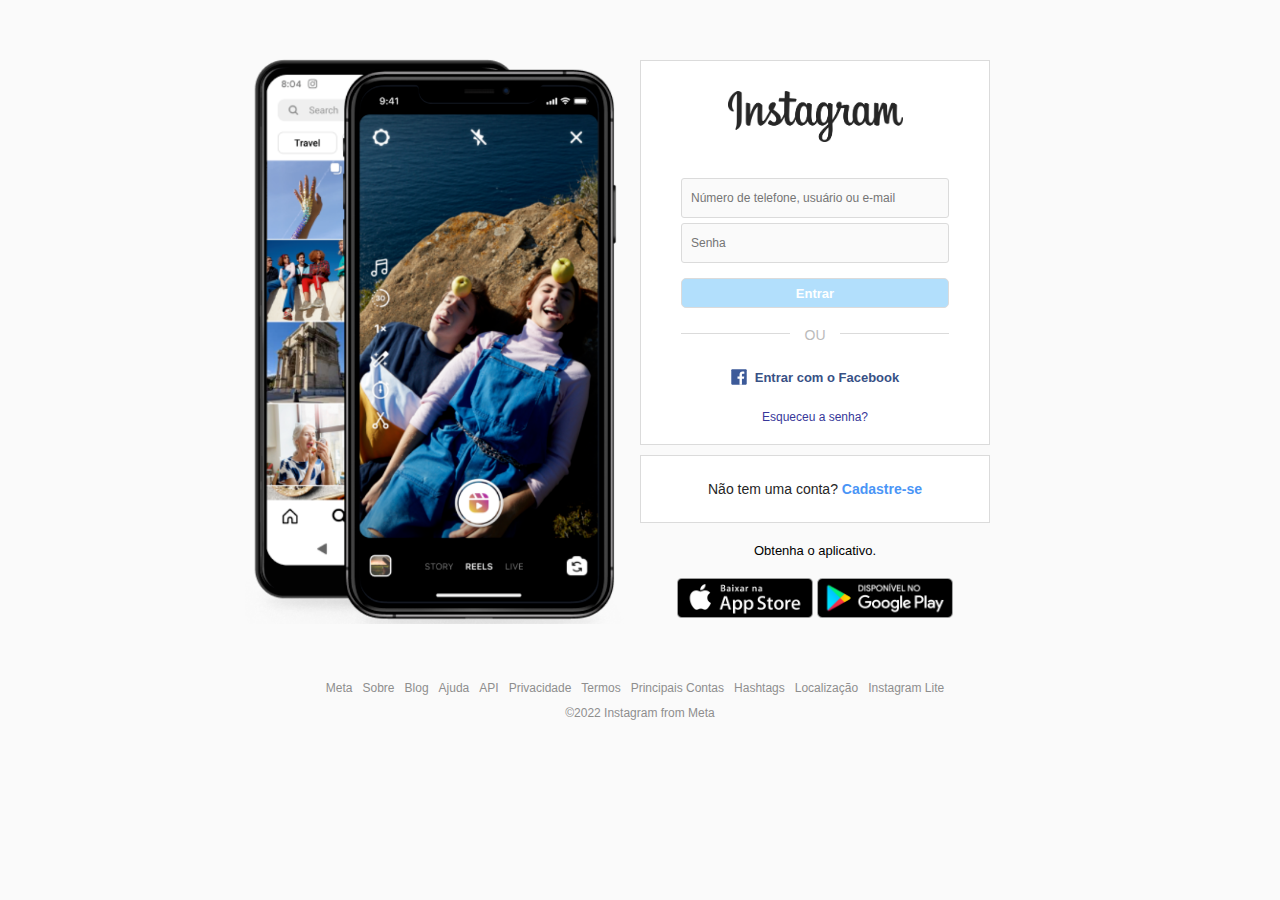
<file: HTML E CSS/10_CLONE_HOME_INSTA/index.html>
<!DOCTYPE html>
<html lang="en">
  <head>
    <meta charset="UTF-8" />
    <meta http-equiv="X-UA-Compatible" content="IE=edge" />
    <meta name="viewport" content="width=device-width, initial-scale=1.0" />
    <title>Instagram</title>
    <link rel="stylesheet" href="css/styles.css" />
    <link rel="shortcut icon" href="img/favicon.png" type="image/x-icon" />
  </head>
  <body>
    <main>
      <div id="main-container">
        <!-- Banner Container -->
        <div id="banner-container">
          <img src="img/banner2.png" alt="Crie uma conta no Instagram" />
        </div>
        <!-- Login e Registro -->
        <div id="form-container">
          <div id="form-box">
            <img id="logo-insta" src="img/logo_instagram.png" alt="Instagram" />
            <form id="login-form">
              <input
                type="text"
                name="username"
                placeholder="Número de telefone, usuário ou e-mail"
              />
              <input type="password" name="password" placeholder="Senha" />
              <input type="submit" value="Entrar" />
            </form>
            <div class="separator">
              <div class="line"></div>
              <span>Ou</span>
            </div>
            <div id="other-links">
              <div id="facebook-login">
                <a href="#">
                  <img src="img/logo_facebook.svg" alt="Facebook Login" />
                  <span>Entrar com o Facebook</span>
                </a>
              </div>
              <div id="forgot-pass">
                <a href="#">Esqueceu a senha?</a>
              </div>
            </div>
          </div>
          <div id="register-container">
            <p>Não tem uma conta? <a href="#">Cadastre-se</a></p>
          </div>
          <div id="get-app-container">
            <p>Obtenha o aplicativo.</p>
            <a href="#">
              <img src="img/apple_btn.png" alt="Apple Store" />
            </a>
            <a href="#">
              <img src="img/gplay_btn.png" alt="Google Play" />
            </a>
          </div>
        </div>
      </div>
    </main>
    <footer>
      <nav>
        <ul id="footer-links">
          <li><a href="#">Meta</a></li>
          <li><a href="#">Sobre</a></li>
          <li><a href="#">Blog</a></li>
          <li><a href="#">Ajuda</a></li>
          <li><a href="#">API</a></li>
          <li><a href="#">Privacidade</a></li>
          <li><a href="#">Termos</a></li>
          <li><a href="#">Principais Contas</a></li>
          <li><a href="#">Hashtags</a></li>
          <li><a href="#">Localização</a></li>
          <li><a href="#">Instagram Lite</a></li>
        </ul>
      </nav>
      <p id="copyright">&copy;2022 Instagram from Meta</p>
    </footer>
  </body>
</html>
</file>
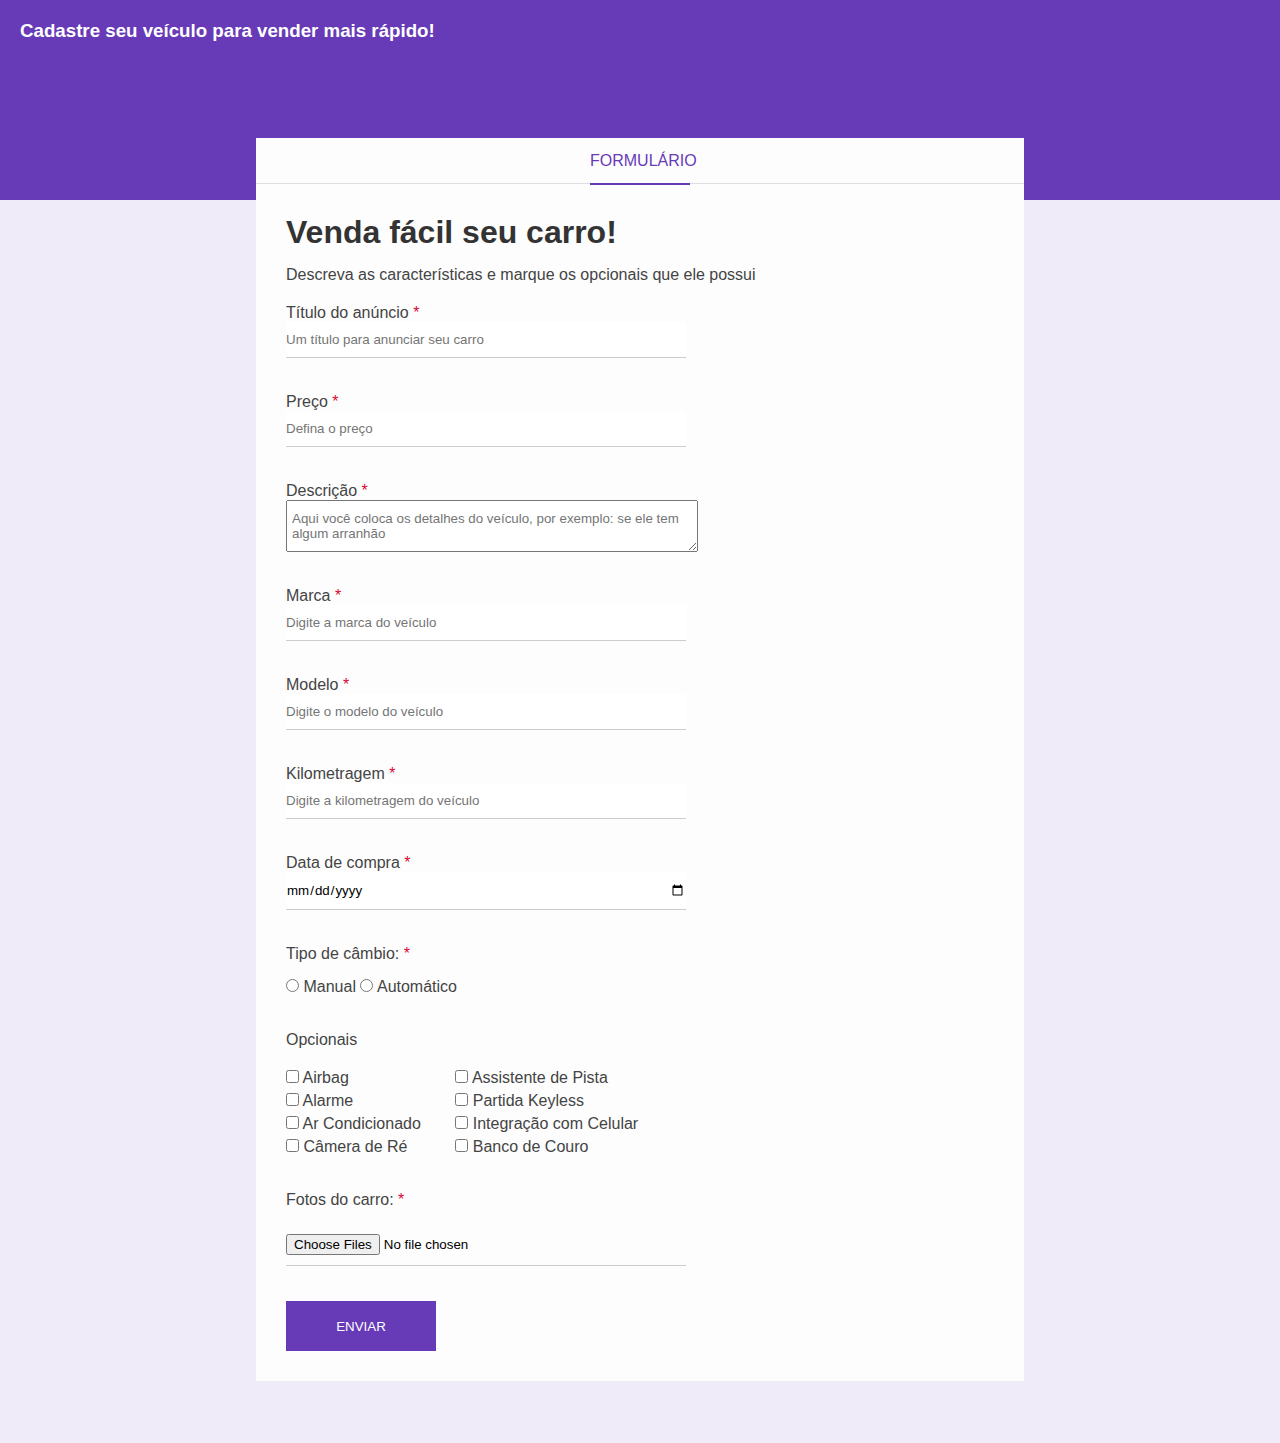
<file: HTML E CSS/6_FORM_PROJECT/index.html>
<!DOCTYPE html>
<html lang="en">
  <head>
    <meta charset="UTF-8" />
    <meta http-equiv="X-UA-Compatible" content="IE=edge" />
    <meta name="viewport" content="width=device-width, initial-scale=1.0" />
    <title>Venda seu carro</title>
    <link rel="stylesheet" href="css/styles.css" />
  </head>
  <body>
    <div class="container">
      <div class="header">
        <h3>Cadastre seu veículo para vender mais rápido!</h3>
      </div>
      <div class="form-container">
        <div class="form-header">
          <p>Formulário</p>
        </div>
        <div class="form-body">
          <h1 class="form-title">Venda fácil seu carro!</h1>
          <p>
            Descreva as características e marque os opcionais que ele possui
          </p>
          <form>
            <div class="box-input">
              <label for="title"
                >Título do anúncio <span class="required-field">*</span></label
              >
              <input
                type="text"
                name="title"
                id="title"
                class="block"
                placeholder="Um título para anunciar seu carro"
                minlength="1"
                maxlength="30"
                required
              />
            </div>
            <div class="box-input">
              <label for="price"
                >Preço <span class="required-field">*</span></label
              >
              <input
                type="number"
                name="price"
                id="price"
                class="block"
                placeholder="Defina o preço"
                required
              />
            </div>
            <div class="box-input">
              <label for="description"
                >Descrição <span class="required-field">*</span></label
              >
              <textarea
                name="description"
                id="description"
                class="block"
                placeholder="Aqui você coloca os detalhes do veículo, por exemplo: se ele tem algum arranhão"
              ></textarea>
            </div>
            <div class="box-input">
              <label for="brand"
                >Marca <span class="required-field">*</span></label
              >
              <input
                type="text"
                name="brand"
                id="brand"
                class="block"
                placeholder="Digite a marca do veículo"
                required
              />
            </div>
            <div class="box-input">
              <label for="model"
                >Modelo <span class="required-field">*</span></label
              >
              <input
                type="text"
                name="model"
                id="model"
                class="block"
                placeholder="Digite o modelo do veículo"
                required
              />
            </div>
            <div class="box-input">
              <label for="mileage"
                >Kilometragem <span class="required-field">*</span></label
              >
              <input
                type="number"
                name="mileage"
                id="mileage"
                class="block"
                placeholder="Digite a kilometragem do veículo"
                required
              />
            </div>
            <div class="box-input">
              <label for="purchase_date"
                >Data de compra <span class="required-field">*</span></label
              >
              <input
                type="date"
                name="purchase_date"
                id="purchase_date"
                class="block"
                required
              />
            </div>
            <div class="box-input">
              <p>Tipo de câmbio: <span class="required-field">*</span></p>
              <input type="radio" id="manual" name="gear" />
              <label for="manual">Manual</label>
              <input type="radio" id="auto" name="gear" />
              <label for="auto">Automático</label>
            </div>
            <div class="optional-box">
              <p>Opcionais</p>
              <ul class="optional-list">
                <li>
                  <input
                    type="checkbox"
                    id="airbag"
                    name="optional[]"
                    value="airbag"
                  />
                  <label for="airbag">Airbag</label>
                </li>
                <li>
                  <input
                    type="checkbox"
                    id="alarm"
                    name="optional[]"
                    value="alarm"
                  />
                  <label for="alarm">Alarme</label>
                </li>
                <li>
                  <input type="checkbox" id="ac" name="optional[]" value="ac" />
                  <label for="ac">Ar Condicionado</label>
                </li>
                <li>
                  <input
                    type="checkbox"
                    id="reverse_camera"
                    name="optional[]"
                    value="reverse_camera"
                  />
                  <label for="reverse_camera">Câmera de Ré</label>
                </li>
              </ul>
            </div>
            <div class="optional-box">
              <ul class="optional-list">
                <li>
                  <input
                    type="checkbox"
                    id="lane_assist"
                    name="optional[]"
                    value="lane_assist"
                  />
                  <label for="lane_assist">Assistente de Pista</label>
                </li>
                <li>
                  <input
                    type="checkbox"
                    id="keyless"
                    name="optional[]"
                    value="keyless"
                  />
                  <label for="keyless">Partida Keyless</label>
                </li>
                <li>
                  <input
                    type="checkbox"
                    id="smartphone"
                    name="optional[]"
                    value="smartphone"
                  />
                  <label for="smartphone">Integração com Celular</label>
                </li>
                <li>
                  <input
                    type="checkbox"
                    id="leather_seat"
                    name="optional[]"
                    value="leather_seat"
                  />
                  <label for="leather_seat">Banco de Couro</label>
                </li>
              </ul>
            </div>
            <div class="box-input">
              <p>Fotos do carro: <span class="required-field">*</span></p>
              <input
                type="file"
                multiple
                accept="image/png, image/jpg"
                id="images"
                name="images"
                required
              />
            </div>
            <input type="submit" value="Enviar" class="btn-submit" />
          </form>
        </div>
      </div>
    </div>
  </body>
</html>
</file>
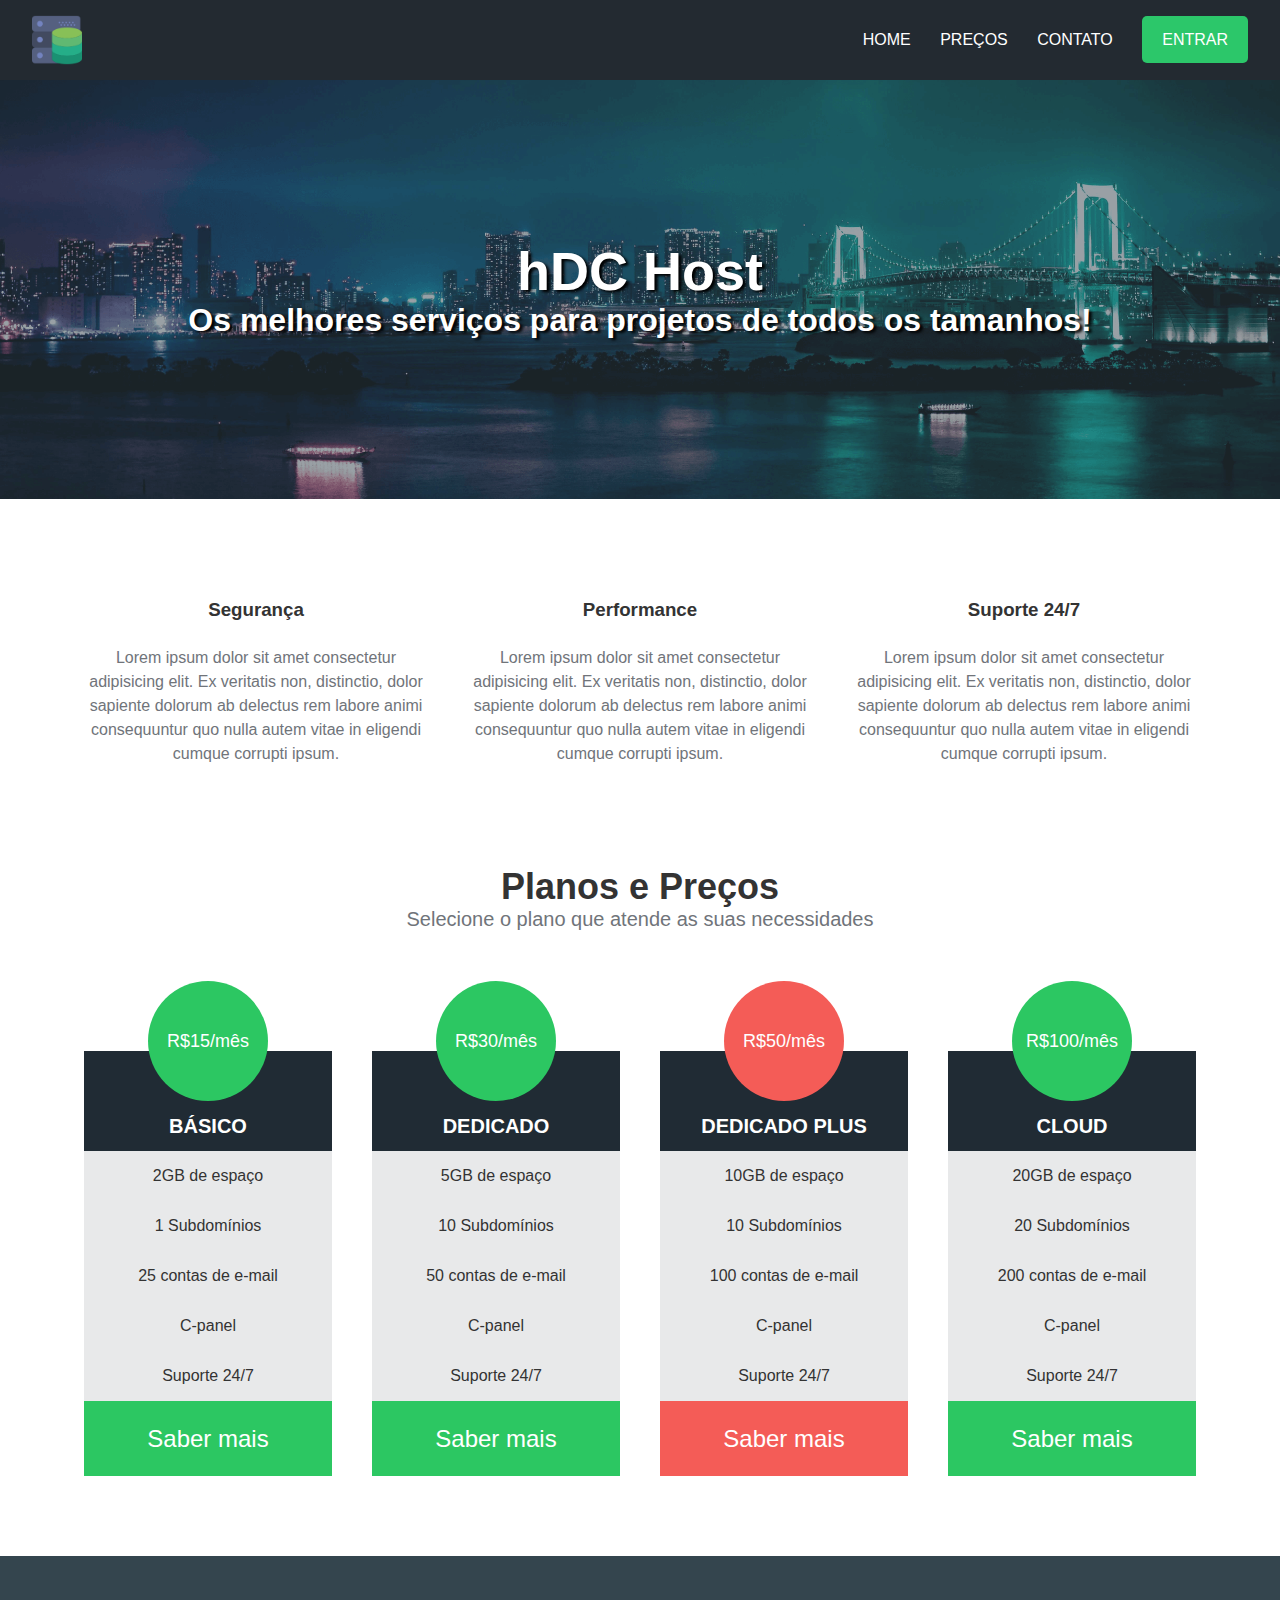
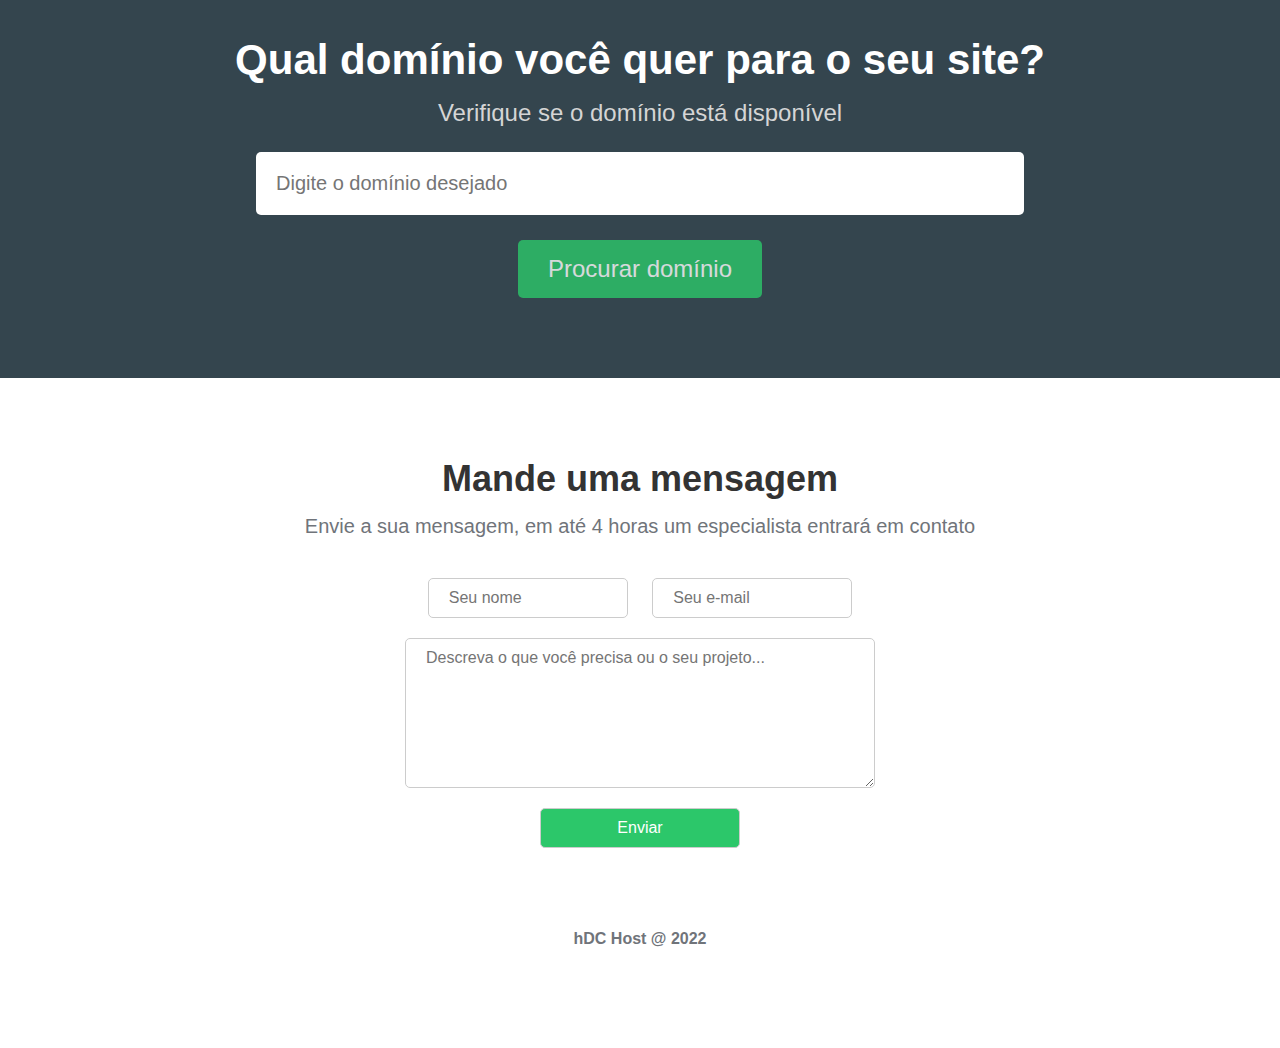
<file: HTML E CSS/8_HDC_HOST/index.html>
<!DOCTYPE html>
<html lang="en">
  <head>
    <meta charset="UTF-8" />
    <meta http-equiv="X-UA-Compatible" content="IE=edge" />
    <meta name="viewport" content="width=device-width, initial-scale=1.0" />
    <title>hDC Host</title>
    <!-- Ícones -->
    <link
      rel="stylesheet"
      href="https://cdnjs.cloudflare.com/ajax/libs/font-awesome/6.2.0/css/all.min.css"
      integrity="sha512-xh6O/CkQoPOWDdYTDqeRdPCVd1SpvCA9XXcUnZS2FmJNp1coAFzvtCN9BmamE+4aHK8yyUHUSCcJHgXloTyT2A=="
      crossorigin="anonymous"
      referrerpolicy="no-referrer"
    />
    <!-- Estilos -->
    <link rel="stylesheet" href="css/styles.css" />
  </head>
  <body>
    <div class="container">
      <div class="navbar-container">
        <nav>
          <a href="#">
            <img src="img/hdchostlogo.png" alt="hDC Host" class="logo" />
          </a>
          <ul class="navbar-items">
            <li>
              <a href="#">Home</a>
            </li>
            <li>
              <a href="#">Preços</a>
            </li>
            <li>
              <a href="#">Contato</a>
            </li>
            <li>
              <a href="#" class="default-btn">Entrar</a>
            </li>
          </ul>
        </nav>
      </div>
      <main>
        <div class="main-banner">
          <h1>hDC Host</h1>
          <p>Os melhores serviços para projetos de todos os tamanhos!</p>
        </div>
        <section class="services-container">
          <ul>
            <li>
              <i class="fas fa-shield-alt"></i>
              <h3>Segurança</h3>
              <p>
                Lorem ipsum dolor sit amet consectetur adipisicing elit. Ex
                veritatis non, distinctio, dolor sapiente dolorum ab delectus
                rem labore animi consequuntur quo nulla autem vitae in eligendi
                cumque corrupti ipsum.
              </p>
            </li>
            <li>
              <i class="fas fa-rocket"></i>
              <h3>Performance</h3>
              <p>
                Lorem ipsum dolor sit amet consectetur adipisicing elit. Ex
                veritatis non, distinctio, dolor sapiente dolorum ab delectus
                rem labore animi consequuntur quo nulla autem vitae in eligendi
                cumque corrupti ipsum.
              </p>
            </li>
            <li>
              <i class="fas fa-comments"></i>
              <h3>Suporte 24/7</h3>
              <p>
                Lorem ipsum dolor sit amet consectetur adipisicing elit. Ex
                veritatis non, distinctio, dolor sapiente dolorum ab delectus
                rem labore animi consequuntur quo nulla autem vitae in eligendi
                cumque corrupti ipsum.
              </p>
            </li>
          </ul>
        </section>
        <section class="pricing-container">
          <h2>Planos e Preços</h2>
          <p>Selecione o plano que atende as suas necessidades</p>
          <div class="plans-container">
            <div class="plan">
              <ul>
                <li class="price">R$15/mês</li>
                <li class="plan-name">Básico</li>
                <li>2GB de espaço</li>
                <li>1 Subdomínios</li>
                <li>25 contas de e-mail</li>
                <li>C-panel</li>
                <li>Suporte 24/7</li>
                <li class="plan-btn">Saber mais</li>
              </ul>
            </div>
            <div class="plan">
              <ul>
                <li class="price">R$30/mês</li>
                <li class="plan-name">Dedicado</li>
                <li>5GB de espaço</li>
                <li>10 Subdomínios</li>
                <li>50 contas de e-mail</li>
                <li>C-panel</li>
                <li>Suporte 24/7</li>
                <li class="plan-btn">Saber mais</li>
              </ul>
            </div>
            <div class="plan">
              <ul>
                <li class="price recommended">R$50/mês</li>
                <li class="plan-name">Dedicado Plus</li>
                <li>10GB de espaço</li>
                <li>10 Subdomínios</li>
                <li>100 contas de e-mail</li>
                <li>C-panel</li>
                <li>Suporte 24/7</li>
                <li class="plan-btn recommended">Saber mais</li>
              </ul>
            </div>
            <div class="plan">
              <ul>
                <li class="price">R$100/mês</li>
                <li class="plan-name">Cloud</li>
                <li>20GB de espaço</li>
                <li>20 Subdomínios</li>
                <li>200 contas de e-mail</li>
                <li>C-panel</li>
                <li>Suporte 24/7</li>
                <li class="plan-btn">Saber mais</li>
              </ul>
            </div>
          </div>
        </section>
        <section class="searchdomain-container">
          <h2>Qual domínio você quer para o seu site?</h2>
          <p>Verifique se o domínio está disponível</p>
          <form>
            <input
              type="text"
              name="domain"
              id="domain"
              placeholder="Digite o domínio desejado"
            />
            <input type="submit" value="Procurar domínio" />
          </form>
        </section>
        <section class="contact-container">
          <h2>Mande uma mensagem</h2>
          <p>
            Envie a sua mensagem, em até 4 horas um especialista entrará em
            contato
          </p>
          <form>
            <input type="text" name="name" id="name" placeholder="Seu nome" />
            <input
              type="email"
              name="email"
              id="email"
              placeholder="Seu e-mail"
            />
            <textarea
              name="message"
              id="message"
              placeholder="Descreva o que você precisa ou o seu projeto..."
            ></textarea>
            <input type="submit" value="Enviar" />
          </form>
        </section>
      </main>
      <footer>
        <p>hDC Host @ 2022</p>
      </footer>
    </div>
  </body>
</html>
</file>
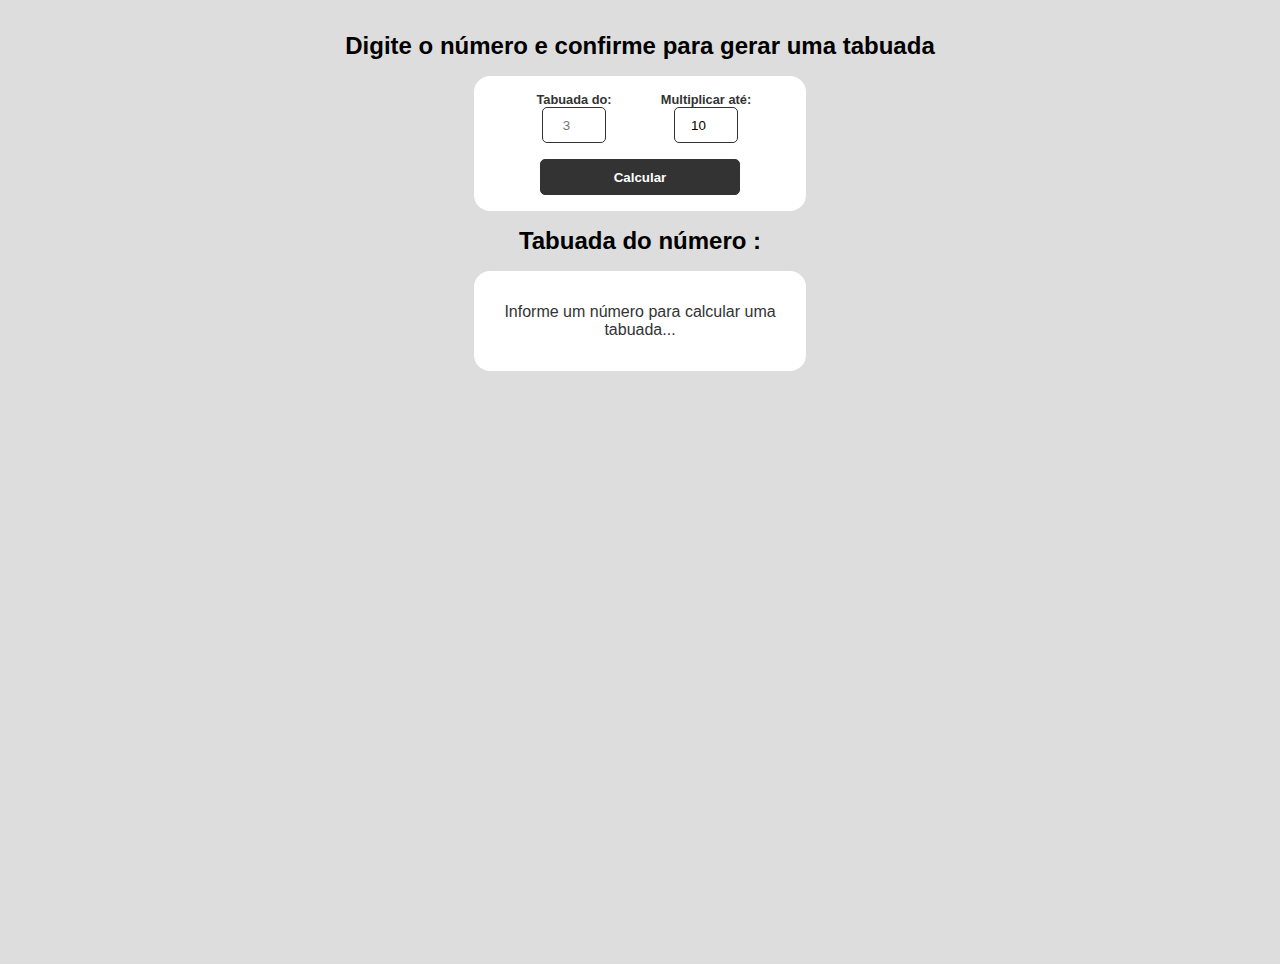
<file: JAVASCRIPT/6_TABUADA/index.html>
<!DOCTYPE html>
<html lang="en">
<head>
    <meta charset="UTF-8">
    <meta name="viewport" content="width=device-width, initial-scale=1.0">
    <title>Tabuada JS</title>
    <link rel="stylesheet" href="css/style.css">
    <script src="js/script.js" defer></script>
</head>
<body>
    <h2>Digite o número e confirme para gerar uma tabuada</h2>

    <form id="multiplication-form">
        <div class="form-control">
            <label for="number">Tabuada do:</label>
            <input type="number" name="number" id="number" placeholder="3" />
        </div>
        <div class="form-control">
            <label for="multiplicator">Multiplicar até: </label>
            <input type="number" name="multiplicator" id="multiplicator" value="10" />
        </div>
        <input type="submit" value="Calcular" />
    </form>
    <div id="multiplication-table">
        <h2 id="multiplication-title">Tabuada do número : <span></span></h2>
        <div id="multiplication-operations">
            <p>Informe um número para calcular uma tabuada...</p>
            
        </div>
    </div>
</body>
</html>
</file>
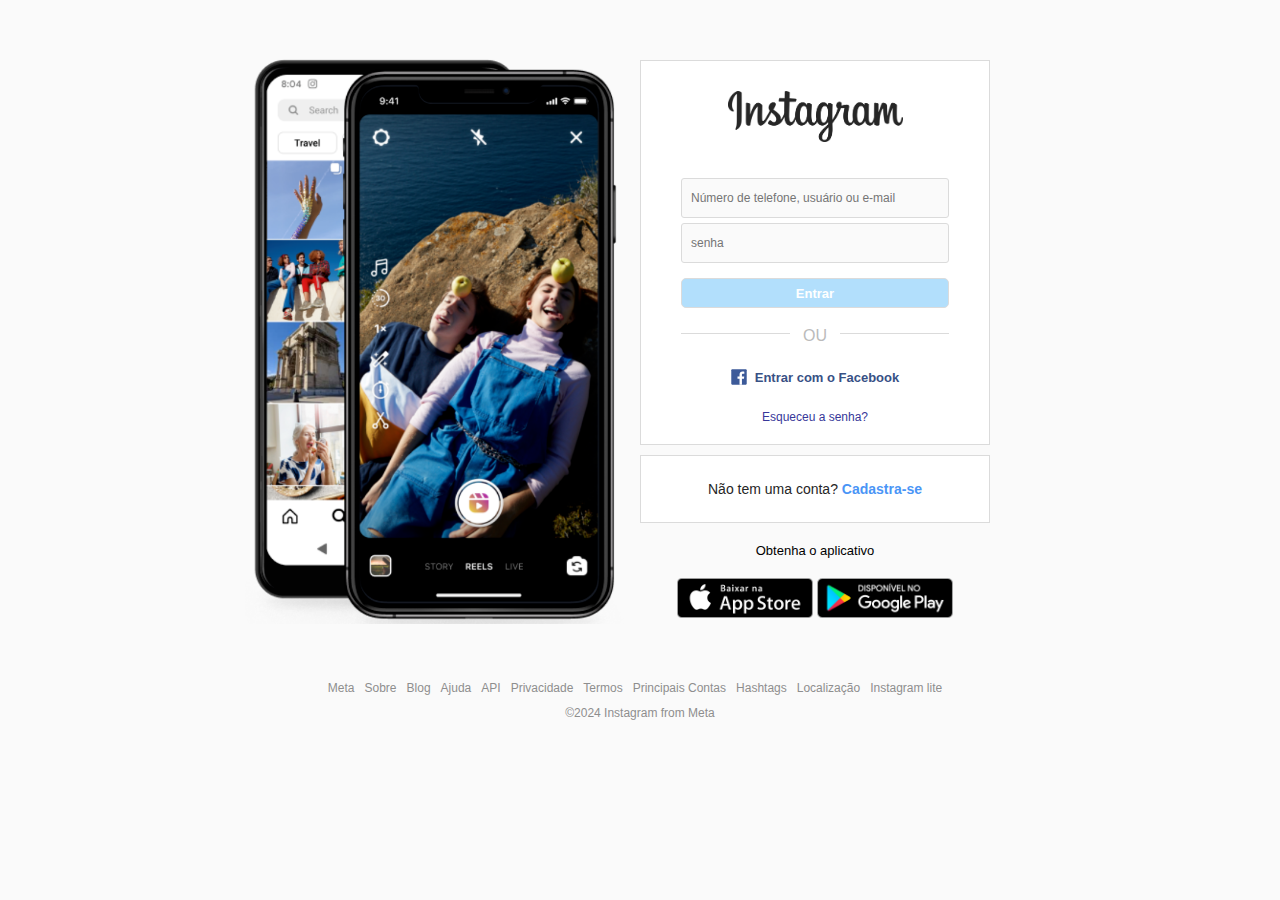
<file: HTML E CSS/10_CLONE_HOME_INSTA/me/index.html>
<!DOCTYPE html>
<html lang="en">
<head>
    <meta charset="UTF-8">
    <meta name="viewport" content="width=device-width, initial-scale=1.0">
    <title>Clone da home do instagram</title>
    <link rel="stylesheet" href="style.css"/>
    <link rel="shortcut icon" href="../img/favicon.png" type="image/x-icon">
</head>
<body>
    <main>
        <div id="main-container">
            <div id="banner-container">
                <img src="../img/banner2.png" alt="crie uma conta no instagram"/>
            </div>
            <!-- Login e registro -->
            <div id="form-container">
                <div id="form-box">
                    <img src="../img/logo_instagram.png" id="logo-insta" alt="instagram"/>
                    <form id="login-form">
                        <input type="text" name="username" placeholder="Número de telefone, usuário ou e-mail" />
                        <input type="password" name="password" placeholder="senha"/>
                        <input type="submit" value="Entrar"/>
                    </form>
                    <div class="separator">
                        <div class="line"></div>
                        <span>Ou</span>
                    </div>
                    <div id="other-links">
                        <div id="facebook-login">
                            <a href="#">
                                <img src="../img/logo_facebook.svg" alt="facebook login">
                                <span>Entrar com o Facebook</span>
                            </a>
                        </div>
                        <div id="forgot-pass">
                            <a href="#">Esqueceu a senha?</a>
                        </div>
                    </div>
                </div>
            
                <div id="register-container">
                    <p>Não tem uma conta? <a href="#">Cadastra-se</a></p>
                </div>
                <div id="get-app-container">
                    <p>Obtenha o aplicativo</p>
                    <a href="#">
                        <img src="../img/apple_btn.png" alt="apple store">
                    </a>
                    <a href="#">
                        <img src="../img/gplay_btn.png" alt="Google Play">
                    </a>
                </div>
            </div>
        </div>
    </main>
    <footer>
        <nav>
            <ul id="footer-links">
                <li><a href="#">Meta</a></li>
                <li><a href="#">Sobre</a></li>
                <li><a href="#">Blog</a></li>
                <li><a href="#">Ajuda</a></li>
                <li><a href="#">API</a></li>
                <li><a href="#">Privacidade</a></li>
                <li><a href="#">Termos</a></li>
                <li><a href="#">Principais Contas</a></li>
                <li><a href="#">Hashtags</a></li>
                <li><a href="#">Localização</a></li>
                <li><a href="#">Instagram lite</a></li>
            </ul>
        </nav>
        <p id="copyright">&copy;2024 Instagram from Meta</p>
    </footer>
</body>
</html>
</file>
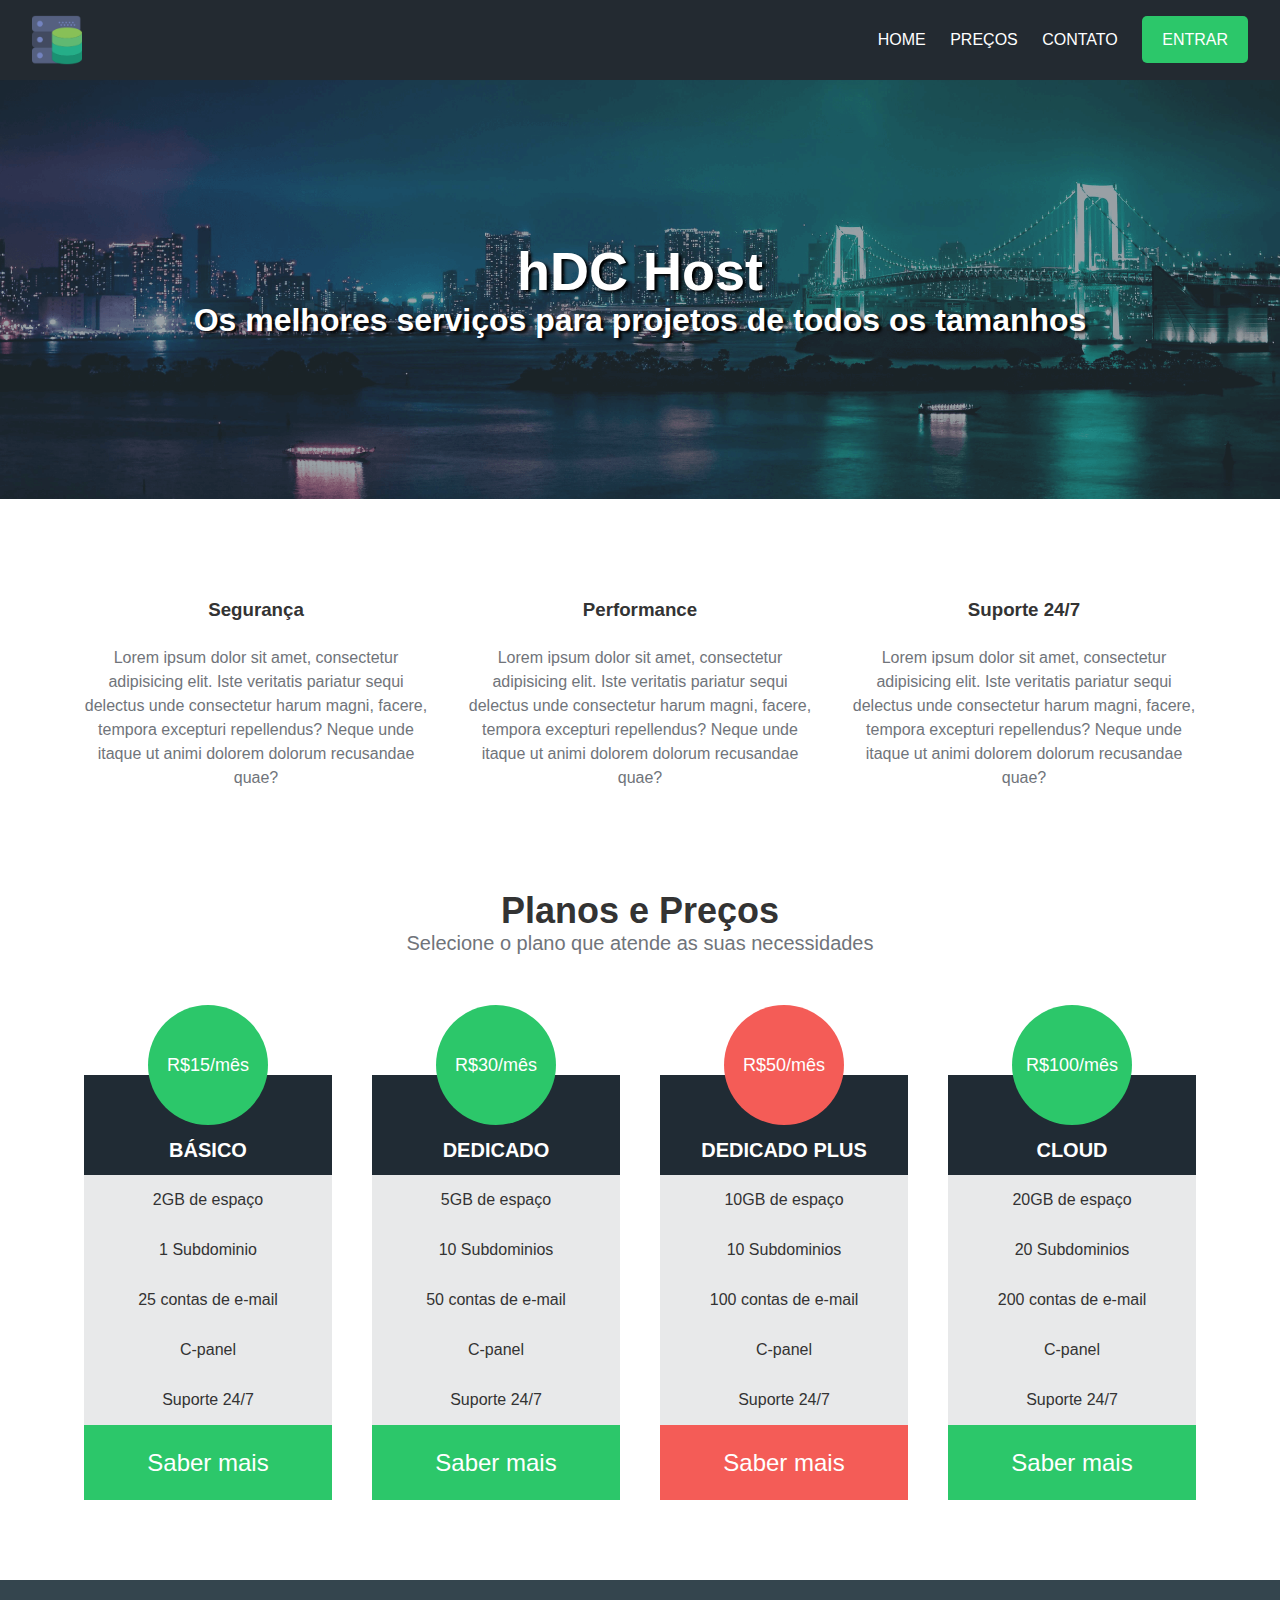
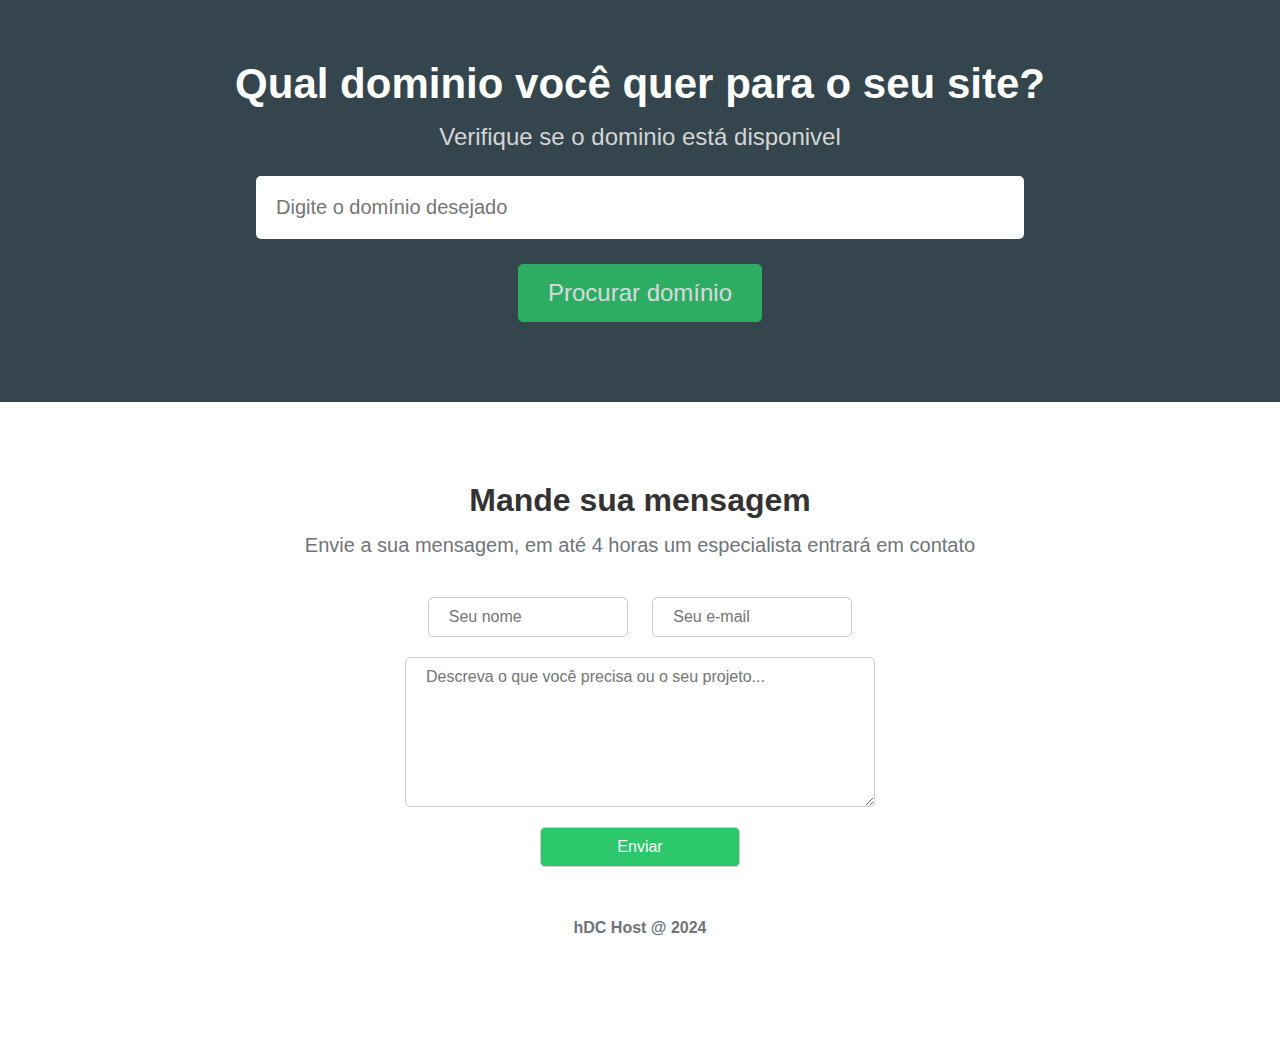
<file: HTML E CSS/8_HDC_HOST/me/index.html>
<!DOCTYPE html>
<html lang="en">
<head>
    <meta charset="UTF-8">
    <meta name="viewport" content="width=device-width, initial-scale=1.0">
    
    <title>hDC Host</title>
    <!-- ícones -->
    <link rel="stylesheet" href="https://cdnjs.cloudflare.com/ajax/libs/font-awesome/6.5.1/css/all.min.css" integrity="sha512-DTOQO9RWCH3ppGqcWaEA1BIZOC6xxalwEsw9c2QQeAIftl+Vegovlnee1c9QX4TctnWMn13TZye+giMm8e2LwA==" crossorigin="anonymous" referrerpolicy="no-referrer" />
    <!-- estilos -->
    <link rel="stylesheet" href="style.css"/>
</head>
<body>
    <div class="container">
        <div class="navbar-container">
            <nav>
                <a href="#">
                    <img class="logo" src="../img/hdchostlogo.png" alt="hDC Host"/>
                </a>
                <ul class="navbar-items">
                    <li>
                        <a href="#">Home</a>
                    </li>
                    <li>
                        <a href="#">Preços</a>
                    </li>
                    <li>
                        <a href="#">Contato</a>
                    </li>
                    <li>
                        <a href="#" class="default-btn">Entrar</a>
                    </li>
                </ul>
            </nav>
        </div>
        <main>
            <div class="main-banner">
                <h1>hDC Host</h1>
                <p>Os melhores serviços para projetos de todos os tamanhos</p>
            </div>
            <section class="services-container">
                <ul>
                    <li>
                        <i class="fas fa-shield-alt"></i>
                        <h3>Segurança</h3>
                        <p>Lorem ipsum dolor sit amet, consectetur adipisicing elit. Iste veritatis pariatur sequi delectus unde consectetur harum magni, facere, tempora excepturi repellendus? Neque unde itaque ut animi dolorem dolorum recusandae quae?</p>                        
                    </li>
                    <li>
                        <i class="fas fa-rocket"></i>
                        <h3>Performance</h3>
                        <p>Lorem ipsum dolor sit amet, consectetur adipisicing elit. Iste veritatis pariatur sequi delectus unde consectetur harum magni, facere, tempora excepturi repellendus? Neque unde itaque ut animi dolorem dolorum recusandae quae?</p>                        
                    </li>
                    <li>
                        <i class="fas fa-comments"></i>
                        <h3>Suporte 24/7</h3>
                        <p>Lorem ipsum dolor sit amet, consectetur adipisicing elit. Iste veritatis pariatur sequi delectus unde consectetur harum magni, facere, tempora excepturi repellendus? Neque unde itaque ut animi dolorem dolorum recusandae quae?</p>                        
                    </li>
                </ul>
            </section>
            <section class="pricing-container">
                <h2>Planos e Preços</h2>
                <p>Selecione o plano que atende as suas necessidades</p>
                <div class="plans-container">
                    <div class="plan">
                        <ul>
                            <li class="price">R$15/mês</li>
                            <li class="plan-name">Básico</li>
                            <li>2GB de espaço</li>
                            <li>1 Subdominio</li>
                            <li>25 contas de e-mail</li>
                            <li>C-panel</li>
                            <li>Suporte 24/7</li>
                            <li class="plan-btn">Saber mais</li>
                        </ul>
                    </div>
                    <div class="plan">
                        <ul>
                            <li class="price">R$30/mês</li>
                            <li class="plan-name">Dedicado</li>
                            <li>5GB de espaço</li>
                            <li>10 Subdominios</li>
                            <li>50 contas de e-mail</li>
                            <li>C-panel</li>
                            <li>Suporte 24/7</li>
                            <li class="plan-btn">Saber mais</li>
                        </ul>
                    </div>
                    <div class="plan">
                        <ul>
                            <li class="price recomended">R$50/mês</li>
                            <li class="plan-name">Dedicado Plus</li>
                            <li>10GB de espaço</li>
                            <li>10 Subdominios</li>
                            <li>100 contas de e-mail</li>
                            <li>C-panel</li>
                            <li>Suporte 24/7</li>
                            <li class="plan-btn recomended">Saber mais</li>
                        </ul>
                    </div>
                    <div class="plan">
                        <ul>
                            <li class="price">R$100/mês</li>
                            <li class="plan-name">Cloud</li>
                            <li>20GB de espaço</li>
                            <li>20 Subdominios</li>
                            <li>200 contas de e-mail</li>
                            <li>C-panel</li>
                            <li>Suporte 24/7</li>
                            <li class="plan-btn">Saber mais</li>
                        </ul>
                    </div>
                </div>
            </section>
            <section class="searchdomain-container">
                <h2>Qual dominio você quer para o seu site?</h2>
                <p>Verifique se o dominio está disponivel</p>
                <form>
                    <input 
                    type="text"
                    name="domain"
                    id="domain"
                    placeholder="Digite o domínio desejado"
                    />
                    <input type="submit" value="Procurar domínio">
                </form>
            </section>
            <section class="contact-container">
                <h2>Mande sua mensagem</h2>
                <p>Envie a sua mensagem, em até 4 horas um especialista entrará em contato</p>
                <form>
                    <input type="text" name="name" id="name" placeholder="Seu nome">
                    <input type="email" name="email" id="email" placeholder="Seu e-mail">
                    <textarea name="message" id="message" placeholder="Descreva o que você precisa ou o seu projeto..."></textarea>
                    <input type="submit" value="Enviar">
                </form>
            </section>
        </main>
        <footer>
            <p>hDC Host @ 2024</p>
        </footer>
    </div>
</body>
</html>
</file>
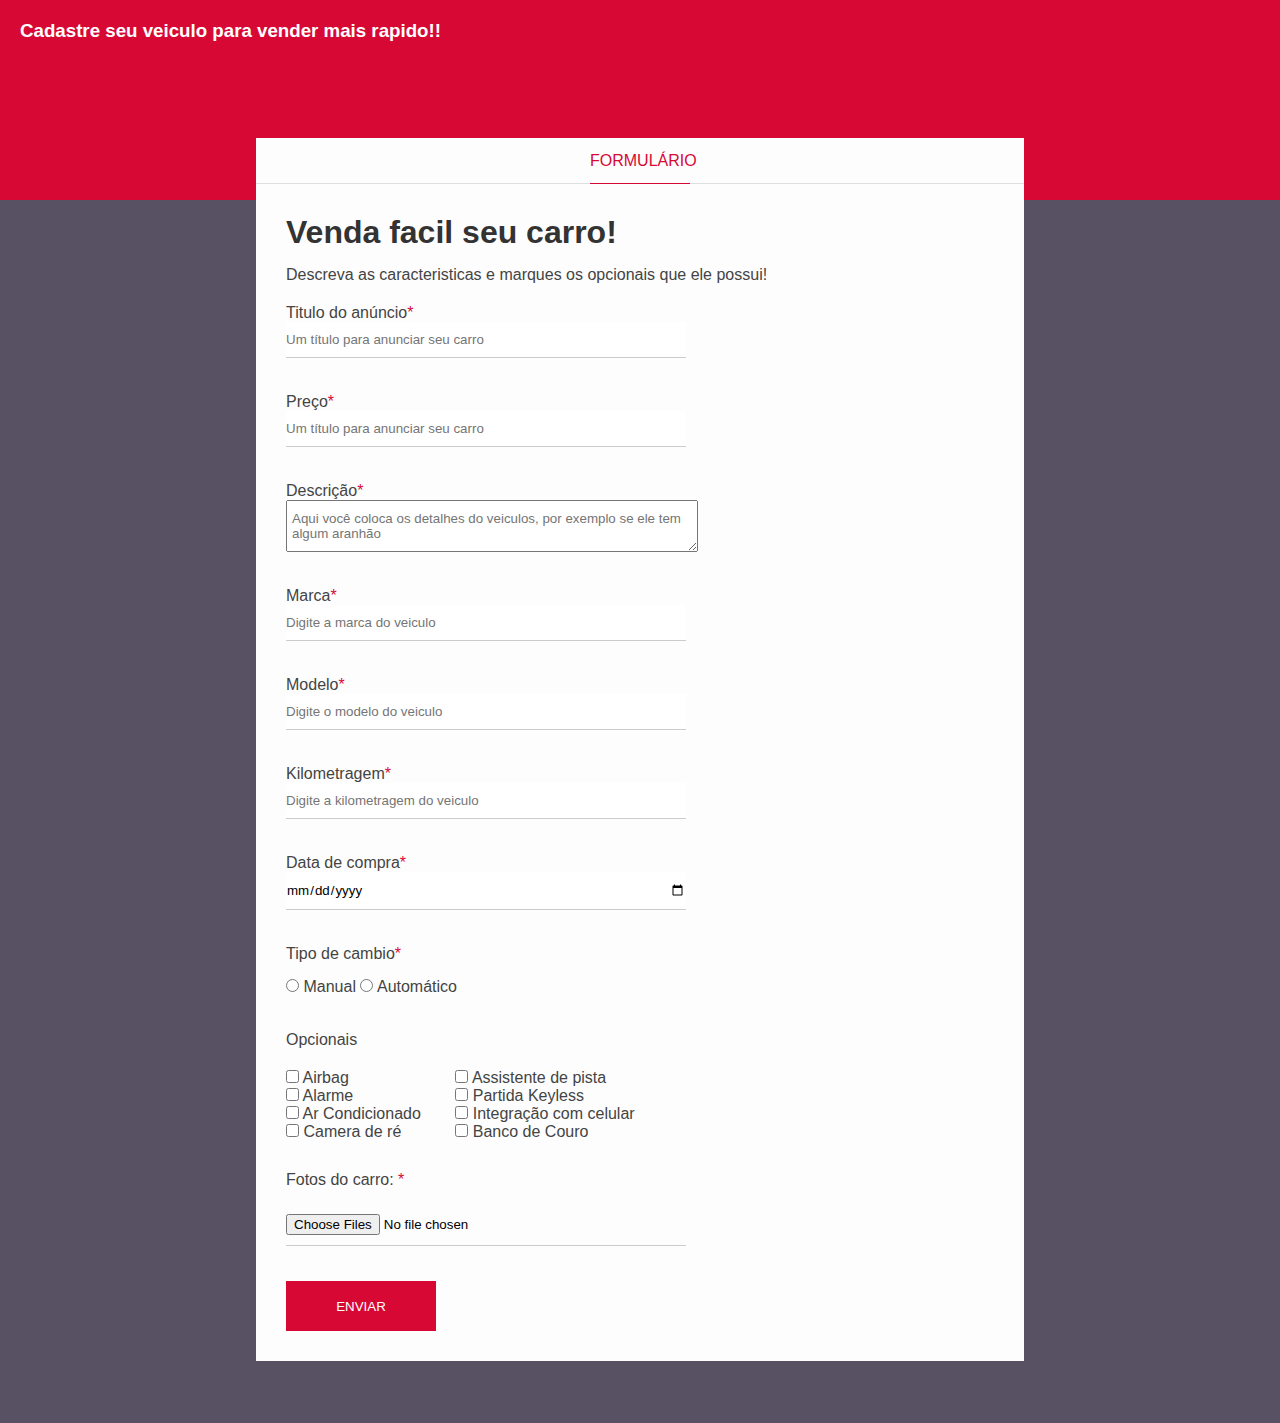
<file: HTML E CSS/6_FORM_PROJECT/meu projeto/myproject.html>
<!DOCTYPE html>
<html lang="en">
<head>
    <meta charset="UTF-8">
    <meta name="viewport" content="width=device-width, initial-scale=1.0">
    <title>Venda seu carro</title>
    <link rel="Stylesheet" href="victorcss.css">
</head>
<body>
    <div class="container">
        <div class="header">
            <h3>Cadastre seu veiculo para vender mais rapido!!</h3>
        </div>
        <div class="form-container">
            <div class="form-header">
                <p>Formulário</p>
            </div>
            <div class="form-body">
                <h1 class="form-title">Venda facil seu carro!</h1>
                <p>Descreva as caracteristicas e marques os opcionais que ele possui!</p>
            
                <form>
                    <div class="box-input">
                        <label for="title">Titulo do anúncio<span class="required-field">*</span></label>
                        <input type="text" name="title" id="title" class="block" placeholder="Um título para anunciar seu carro" minlength="1" maxlength="30" required/>
                    </div>
                    <div class="box-input">
                        <label for="price">Preço<span class="required-field">*</span></label>
                        <input type="number" name="price" id="price" class="block" placeholder="Um título para anunciar seu carro" required/>
                    </div>
                    <div class="box-input">
                        <label for="description">Descrição<span class="required-field">*</span></label>
                        <textarea name="description" id="description" class="block" placeholder="Aqui você coloca os detalhes do veiculos, por exemplo se ele tem algum aranhão"></textarea>
                    </div>
                    <div class="box-input">
                        <label for="brand">Marca<span class="required-field">*</span></label>
                        <input type="text" name="brand" id="brand" class="block" placeholder="Digite a marca do veiculo" required/>
                    </div>
                    <div class="box-input">
                        <label for="model">Modelo<span class="required-field">*</span></label>
                        <input type="text" name="model" id="model" class="block" placeholder="Digite o modelo do veiculo" required/>
                    </div>
                    <div class="box-input">
                        <label for="mileage">Kilometragem<span class="required-field">*</span></label>
                        <input type="number" name="mileage" id="mileage" class="block" placeholder="Digite a kilometragem do veiculo" required/>
                    </div>
                    <div class="box-input">
                        <label for="purchase_date">Data de compra<span class="required-field">*</span></label>
                        <input type="date" name="purchase_date" id="purchase_date" class="block" required/>
                    </div>
                    <div class="box-input">
                        <p>Tipo de cambio<span class="required-field">*</span></p>
                        <input type="radio" id="manual" name="gear">
                        <label for="manual">Manual</label>
                        <input type="radio" id="auto" name="gear">
                        <label for="auto">Automático</label>
                    </div>
                    <div class="optional-box">
                        <p>Opcionais</p>
                        <ul class="optional-list">
                            <li>
                                <input type="checkbox" id="airbag" name="optional[]" value="airbag">
                                <label for="airbag">Airbag</label>
                            </li>
                            <li>
                                <input type="checkbox" id="alarm" name="optional[]" value="alarm">
                                <label for="alarm">Alarme</label>
                            </li>
                            <li>
                                <input type="checkbox" id="ac" name="optional[]" value="ac">
                                <label for="ac">Ar Condicionado</label>
                            </li>
                            <li>
                                <input type="checkbox" id="reverse_camera" name="optional[]" value="reverse_camera">
                                <label for="reverse_camera">Camera de ré</label>
                            </li>
                        </ul>
                    </div>
                    <div class="optional-box">
                        <ul class="optional-list">
                            <li>
                                <input type="checkbox" id="lane_assist" name="optional[]" value="lane_assist">
                                <label for="lane_assist">Assistente de pista</label>
                            </li>
                            <li>
                                <input type="checkbox" id="keyless" name="optional[]" value="keyless">
                                <label for="keyless">Partida Keyless</label>
                            </li>
                            <li>
                                <input type="checkbox" id="smartphone" name="optional[]" value="smartphone">
                                <label for="smartphone">Integração com celular</label>
                            </li>
                            <li>
                                <input type="checkbox" id="leather_seat" name="optional[]" value="leather_seat">
                                <label for="leather_seat">Banco de Couro</label>
                            </li>
                        </ul>
                    </div>
                    <div class="box-input">
                        <p>Fotos do carro: <span class="required-field">*</span></p>
                        <input type="file" multiple accept="image/png, image/jpg" id="image" name="image" required>
                    </div>
                    <input type="submit" value="Enviar" class="btn-submit"/>
                </form>
            </div>
        </div>
    </div>
</body>
</html>
</file>
<file: HTML E CSS/10_CLONE_HOME_INSTA/css/styles.css>
/* GERAL */
* {
  margin: 0;
  padding: 0;
  box-sizing: border-box;
  font-family: Helvetica;
}

body {
  background-color: #fafafa;
}

/* CONTAINERS */
#main-container {
  display: flex;
  margin-top: 30px;
}

#banner-container,
#form-container {
  flex: 1 1 0;
  width: 50%;
}

#banner-container {
  text-align: right;
}

#banner-container img {
  width: 100%;
  margin-right: 15px;
  margin-top: 25px;
  max-width: 380px;
}

#form-container {
  text-align: center;
}

/* LOGIN FORM */
#form-box {
  background-color: #fff;
  border: 1px solid #dbdbdb;
  width: 350px;
  margin-top: 30px;
}

#logo-insta {
  width: 175px;
  height: 51px;
  margin: 30px auto 12px;
}

#login-form {
  margin-top: 20px;
}

#login-form input {
  display: block;
  font-size: 12px;
  padding: 12px 9px;
  background-color: #fafafa;
  border: 1px solid #dbdbdb;
  border-radius: 3px;
  width: 268px;
  margin: 5px auto;
}

#login-form input[type="submit"] {
  background-color: #b2dffc;
  color: #fff;
  margin-top: 15px;
  border-radius: 5px;
  height: 30px;
  font-size: 13px;
  padding: 0;
  font-weight: bold;
}

/* SEPARADOR */
.separator {
  position: relative;
}

.line {
  border-top: 1px solid #dbdbdb;
  width: 268px;
  margin: 25px auto 35px;
}

.separator span {
  position: absolute;
  text-transform: uppercase;
  color: #bbb;
  background-color: #fff;
  top: -6px;
  width: 50px;
  margin-left: -25px;
  font-size: 14px;
}

/* FACEBOOK LOGIN */
#facebook-login {
  margin-bottom: 25px;
}

#facebook-login a {
  text-decoration: none;
  color: #385185;
  display: flex;
  align-items: center;
  justify-content: center;
}

#facebook-login img {
  width: 16px;
  height: 16px;
  margin-right: 8px;
}

#facebook-login span {
  font-weight: bold;
  font-size: 13px;
  margin-top: 1px;
}

/* FORGOT PASSWORD */
#forgot-pass {
  margin-bottom: 20px;
  font-size: 12px;
}

#forgot-pass a {
  text-decoration: none;
  color: #373799;
}

/* REGISTER */
#register-container {
  background-color: #fff;
  border: 1px solid #dbdbdb;
  width: 350px;
  margin-top: 10px;
  padding: 25px;
}

#register-container p {
  font-size: 14px;
  color: #262626;
}

#register-container a {
  color: #4a95f6;
  font-weight: bold;
  text-decoration: none;
}

/* GET APP */
#get-app-container {
  text-align: center;
  width: 350px;
}

#get-app-container p {
  margin: 20px 0;
  font-size: 13px;
}

#get-app-container a {
  text-decoration: none;
}

#get-app-container img {
  width: 136px;
  height: 40px;
}

/* FOOTER */
footer {
  text-align: left;
  width: 1000px;
  margin: 50px auto;
  display: flex;
  flex-direction: column;
  justify-content: center;
  align-items: center;
}

footer #footer-links {
  display: flex;
  list-style: none;
}

#footer-links li {
  margin-right: 10px;
}

#footer-links a,
#copyright {
  text-decoration: none;
  color: #8e8e8e;
  font-size: 12px;
}

#copyright {
  margin-top: 10px;
}

/* MOBILE */
@media (max-width: 450px) {
  body {
    background-color: #fff;
  }

  #banner-container {
    display: none;
  }

  #main-container,
  #form-box {
    margin-top: 0;
  }

  #form-container,
  #form-box,
  #register-container,
  #get-app-container {
    width: 100%;
    border: none;
  }

  footer {
    width: 90%;
  }

  #footer-links {
    flex-wrap: wrap;
    justify-content: center;
  }

  #footer-links {
    margin-bottom: 10px;
  }
}
</file>
<file: HTML E CSS/8_HDC_HOST/css/styles.css>
/* Geral */
* {
  margin: 0;
  padding: 0;
  font-family: Helvetica;
  box-sizing: border-box;
}

h1,
h2,
h3 {
  color: #333;
}

p {
  color: #70747a;
}

/* Navbar */
.navbar-container {
  width: 100%;
  height: 80px;
  background-color: #232a31;
  padding: 0 2rem;
}

nav {
  position: relative;
}

.logo {
  width: 50px;
  margin-top: 15px;
}

.navbar-items {
  position: absolute;
  right: 0;
  height: 80px;
  line-height: 80px;
  margin: 0;
  display: inline-block;
}

.navbar-items li {
  display: inline-block;
  text-transform: uppercase;
  margin-left: 25px;
}

.navbar-items a {
  color: #fff;
  text-decoration: none;
  transition: 0.5s;
}

.navbar-items a:hover {
  color: #ccc;
}

.default-btn {
  padding: 15px 20px;
  background-color: #2cc76a;
  border-radius: 5px;
}

.navbar-items .default-btn:hover {
  background-color: #22bb5f;
  color: #fff;
}

/* main banner */
.main-banner {
  background-image: url("../img/mainbanner.png");
  background-size: cover;
  background-position: center;
  padding: 10rem 0;
}

.main-banner h1,
.main-banner p {
  color: #fff;
  text-align: center;
  font-weight: bold;
  text-shadow: #000 3px 2px 3px;
}

.main-banner h1 {
  font-size: 54px;
}

.main-banner p {
  font-size: 32px;
}

/* services */
.services-container {
  padding: 5rem 0;
}

.services-container ul {
  display: flex;
  width: 90%;
  margin: 0 auto;
}

.services-container li {
  flex: 1 1 200px;
  list-style: none;
  text-align: center;
  padding: 20px;
}

.fas {
  font-size: 60px;
  margin-bottom: 15px;
}

.fa-shield-alt {
  color: #2cc76a;
}

.fa-rocket {
  color: #ef3f29;
}

.fa-comments {
  color: #ef8f29;
}

.services-container h3 {
  margin-bottom: 25px;
}

.services-container p {
  line-height: 24px;
}

/* prices and plans */
.pricing-container {
  padding-bottom: 5rem;
  text-align: center;
}

.pricing-container h2 {
  font-size: 36px;
}

.pricing-container p {
  font-size: 20px;
}

.plans-container {
  display: flex;
  justify-content: space-between;
  width: 90%;
  margin: 50px auto 0;
}

.plan {
  flex: 1;
  max-width: 275px;
  margin: 0 20px;
}

.plan ul {
  padding: 0;
}

.plan li {
  list-style: none;
  height: 50px;
  line-height: 50px;
  background-color: #e8e9ea;
  color: #333;
}

.plan .price {
  width: 120px;
  height: 120px;
  border-radius: 50%;
  background-color: #2cc762;
  color: #fff;
  text-align: center;
  line-height: 120px;
  margin: 0 auto -50px;
  font-size: 18px;
  position: relative;
}

.plan .plan-name {
  text-transform: uppercase;
  font-size: 20px;
  font-weight: bold;
  color: #fff;
  background-color: #202b34;
  padding: 50px 0;
}

.plan .plan-btn {
  background-color: #2cc762;
  color: #fff;
  font-size: 24px;
  height: 75px;
  line-height: 75px;
  cursor: pointer;
}

.plan .recommended {
  background-color: #f45c57;
}

/* search domain */
.searchdomain-container {
  background-color: #34454e;
  text-align: center;
  padding: 5rem 0;
}

.searchdomain-container h2 {
  color: #fff;
  font-size: 42px;
  margin-bottom: 15px;
}

.searchdomain-container p {
  color: #d5d5d5;
  font-size: 24px;
  margin-bottom: 25px;
}

.searchdomain-container input {
  display: block;
  border: none;
  border-radius: 5px;
  margin: 0 auto;
}

.searchdomain-container input[type="text"] {
  width: 60%;
  padding: 20px;
  font-size: 20px;
  margin-bottom: 25px;
}

.searchdomain-container input[type="submit"] {
  background-color: #2cc76a;
  padding: 15px 30px;
  color: #fff;
  font-size: 24px;
  cursor: pointer;
  opacity: 0.8;
}

.searchdomain-container input[type="submit"]:hover {
  opacity: 1;
}

/* contact form */
.contact-container {
  text-align: center;
  padding: 5rem 0 2rem 0;
}

.contact-container h2 {
  font-size: 36px;
  margin-bottom: 15px;
}

.contact-container p {
  font-size: 20px;
  margin-bottom: 40px;
}

.contact-container input,
.contact-container textarea {
  width: 200px;
  padding: 10px 20px;
  font-size: 16px;
  border-radius: 5px;
  border: 1px solid #ccc;
  margin: 0 10px 20px;
}

.contact-container textarea {
  display: block;
  margin: 0 auto 20px;
  width: 470px;
  height: 150px;
}

.contact-container input[type="submit"] {
  display: block;
  margin: 0 auto;
  background-color: #2cc76a;
  color: #fff;
  cursor: pointer;
}

/* footer */
footer {
  text-align: center;
  font-weight: bold;
  margin: 50px 0 100px;
}

/* responsividade */

/* small laptops a partir de 1100px */
@media (max-width: 1100px) {
  .plans-container {
    width: 95%;
  }

  .plan {
    margin: 0 5px;
  }
}

/* tablet 900px */
@media (max-width: 900px) {
  .main-banner p {
    padding: 0 6rem;
  }

  .searchdomain-container {
    padding: 2rem 4rem;
  }
}

/* celular 576px */
@media (max-width: 576px) {
  html,
  body {
    overflow-x: hidden;
  }

  .navbar-items li {
    font-size: 12px;
    margin-left: 10px;
  }

  .main-banner p {
    padding: 0 2rem;
  }

  .services-container ul {
    flex-direction: column;
  }

  .plans-container {
    flex-direction: column;
    width: 100%;
    padding: 0 2rem;
  }

  .plan {
    width: 100%;
    max-width: 100%;
    margin-bottom: 15px;
  }

  .searchdomain-container h2 {
    font-size: 28px;
  }

  .searchdomain-container input[type="text"] {
    width: 100%;
  }

  .contact-container {
    padding: 3rem 2rem;
  }

  .contact-container input,
  .contact-container textarea {
    width: 100%;
    margin: 10px 0;
  }
}
</file>
<file: JAVASCRIPT/6_TABUADA/css/style.css>
* {
    margin: 0;
    padding: 0;
    font-family: Helvetica;
}

body{
    text-align: center;
    padding: 2rem;
    min-height: 100vh;
    background: #ddd;
}

h2{
    margin-bottom: 1rem;
}

#multiplication-form{
    display: flex;
    justify-content: center;
    align-items: center;
    flex-wrap: wrap;
    max-width: 300px;
    margin: 1rem auto;
    padding: 1rem;
    background-color: #fff;
    border-radius: 1rem;
    color:#333;
}

.form-control{
    display: flex;
    flex-direction: column;
    align-items: center;
    width:100px;
    margin: 0 1rem;
}

.form-control label {
    margin-bottom: 0 6rem;
    font-size: 0.8rem;
    font-weight: bold;
}

.form-control input{
    margin-bottom: 1rem;
    flex: 1;
    padding:  0.6rem 0.4rem;
    border: 1px solid #333;
    width: 50px;
    border-radius:5px;
    text-align: center;
}

#multiplication-form input[type="submit"]{
    max-height: 50px;
    padding: 0.6rem 1.2rem;
    width:200px;
    color:#fff;
    background-color: #333;
    border: 1px solid #333;
    border-radius: 5px;
    cursor: pointer;
    font-weight: bold;
}



#multiplication-operations {
    display: flex;
    flex-direction: column;
    align-items: center;
    max-width: 300px;
    margin: 1rem auto;
    padding: 2rem 1rem;
    background-color: #fff;
    color:#333;
    border-radius: 1rem;
}

#multiplication-operations .row {
    display: flex;
    justify-content: center;
    border: 1px solid #ccc;
    border-bottom: none;
    padding: 0.5rem;
    width:150px;
}

#multiplication-operations .row:last-child {
    border-bottom: 1px solid #ccc;
}

#multiplication-operations .result{
    margin-left:0.4rem;
}
</file>
<file: HTML E CSS/10_CLONE_HOME_INSTA/me/style.css>
*{
    margin: 0;
    padding: 0;
    box-sizing: border-box;
    font-family: helvetica;
}

body{
    background-color: #fafafa;
}

/* containers */

#main-container{
    display: flex;
    margin-top: 30px;
}

#banner-container, #form-container {
    flex: 1 1 0;
    width: 50%;
}

#banner-container {
    text-align: right;
}
#banner-container img{
    width: 100%;
    max-width: 380px;
    margin-right: 15px;
    margin-top: 25px;
}

#form-container {
    text-align: center;
}

#form-box {
    background-color: #fff;
    border: 1px solid #dbdbdb;
    width: 350px;
    margin-top: 30px;
}

#logo-insta {
    width: 175px;
    height: 51px;
    margin: 30px auto 12px;
}

#login-form {
    margin-top:20px;

}
#login-form input{
    display: block;
    font-size:12px;
    padding: 12px 9px;
    background-color: #fafafa;
    border: 1px solid #dbdbdb;
    border-radius: 3px;
    width: 268px;
    margin: 5px auto;
}

#login-form input[type="submit"]{
    background-color: #b2dffc;
    color:#fff;
    margin-top: 15px;
    border-radius: 5px;
    height: 30px;
    font-size: 13px;
    padding: 0;
    font-weight: bold;
}

/* separador */
.separator{
    position: relative;
}

.line {
    border-top: 1px solid #dbdbdb;
    width:268px;
    margin:25px auto 35px;
}

.separator span {
    position: absolute;
    text-transform: uppercase;
    color:#bbb;
    background-color: #fff;
    top: -6px;
    width:50px;
    margin-left: -25px;
}

/* facebook login */

#facebook-login{
    margin-bottom: 25px;
}

#facebook-login a {
    text-decoration: none;
    color:#385185;
    display: flex;
    align-items: center;
    justify-content: center;
}

#facebook-login img {
    width: 16px;
    height: 16px;
    margin-right: 8px;
}

#facebook-login span{
    font-weight: bold;
    font-size: 13px;
    margin-top:1px;
}

/* forgot password */
#forgot-pass{
    margin-bottom: 20px;
    font-size: 12px;
}

#forgot-pass a {
    text-decoration: none;
    color:#373799;
}
/* registro */
#register-container {
    background-color: #fff;
    border: 1px solid #dbdbdb;
    width: 350px;
    margin-top:10px;
    padding: 25px;
}

#register-container p {
    font-size: 14px;
    color:#262626;
}

#register-container a {
    color:#4a95f6;
    font-weight: bold;
    text-decoration: none;
}

/* get app */
#get-app-container {
    text-align: center;
    width:350px;
}

#get-app-container p{
    margin: 20px 0;
    font-size: 13px;
}

#get-app-container img{
    width: 136px;
    height: 40px;
}
#get-app-container a {
    text-decoration: none;
}

/* footer  */
footer{
    text-align: left;
    width: 1000px;
    margin: 50px auto;
    display: flex;
    flex-direction: column;
    align-items: center;
    justify-content: center;
}

footer #footer-links{
    display: flex;
    list-style: none;
}

#footer-links li {
    margin-right: 10px;
}

#footer-links a,
#copyright {
    text-decoration: none;
    color:#8e8e8e;
    font-size: 12px;
}

#copyright{
    margin-top: 10px;
}

/* mobile */

@media (max-width: 450px) {

    body{
        background-color: #fff;
    }

    #banner-container{
        display: none;
    }

    #main-container,
    #form-box {
        margin-top:0;
    }

    #form-container,
    #form-box,
    #register-container,
    #get-app-container {
        width: 100%;
        border: none;
    }

    footer{
        width: 90%;
    }

    #footer-links {
        flex-wrap: wrap;
        justify-content: center;
    }

    #footer-links li{
        margin-bottom: 10px;
    }

}
</file>
<file: HTML E CSS/8_HDC_HOST/me/style.css>
/* Geral */
*{
    margin:0;
    padding:0;
    font-family: Helvetica;
    box-sizing: border-box;
}

h1,
h2,
h3 {
    color:#333;

}

p {
    color:#70747a
}

/* Navbar */
.navbar-container {
    width: 100%;
    height: 80px;
    background-color: #232a31;
    padding: 0 2rem;
}

nav {
    position: relative;
}


.logo {
    width: 50px;
    margin-top:15px;
}

.navbar-items{
    position: absolute;
    right:0;
    height: 80px;
    line-height: 80px;
    margin:0;
    display: inline-block;
}

.navbar-items li {
    display: inline-block;
    text-transform: uppercase;
    margin-left:20px;
}

.navbar-items a {
    color:#fff;
    text-decoration: none;
    transition: 0.5s;
}

.navbar-items a:hover{
    color:#ccc;
}

.default-btn {
    padding: 15px 20px;
    background-color: #2cc76a;
    border-radius: 5px;
}

.navbar-items .default-btn:hover {
    background-color: #22bb5f;
    color:#fff;
}

/* main banner */

.main-banner {
    background-image:url("../img/mainbanner.png");
    padding:10rem 0;
    background-size: cover;
    background-position: center;
}

.main-banner h1, .main-banner p {
    color:#fff;
    text-align: center;
    font-weight: bold;
    text-shadow: #000 3px 2px 3px;
}
.main-banner h1{
    font-size: 54px;
}
.main-banner p{
    font-size: 32px;
}

/* services */
.services-container {
    padding: 5rem 0;
}

.services-container ul {
    display: flex;
    width:90%;
    margin:0 auto;
}

.services-container li {
    flex: 1 1 200px;
    list-style:none;
    text-align:center;
    padding: 20px;
}

.fas {
    font-size: 60px;
    margin-bottom: 15px;
}

.fa-shield-alt {
    color: #2cc76a;
}

.fa-rocket {
    color: #ef3f29;
}

.fa-comments {
    color:#ef8f29;
}

.services-container h3 {
    margin-bottom: 25px;
}

.services-container p {
    line-height: 24px;
}

/* Planos e preços */

.pricing-container{
    padding-bottom: 5rem;
    text-align: center;

}

.pricing-container h2 {
    font-size: 36px;
}

.pricing-container p {
    font-size: 20px;
}

.plans-container {
    display: flex;
    justify-content: space-between;
    width: 90%;
    margin: 50px auto 0;
}

.plan {
    flex:1;
    max-width: 275px;
    margin: 0 20px;
}

.plan ul {
    padding: 0;
}

.plan li {
    list-style: none;
    height: 50px;
    line-height: 50px;
    background-color: #e8e9ea;
    color:#333;
}

.plan .price {
    width: 120px;
    height: 120px;
    border-radius: 50%;
    background-color: #2cc76a;
    color:#fff;
    text-align: center;
    line-height: 120px;
    margin: 0 auto -50px;
    font-size: 18px;
    position: relative;
}

.plan .plan-name{
    text-transform: uppercase;
    font-size: 20px;
    font-weight: bold;
    color:#FFF;
    background-color: #202b34;
    padding: 50px 0;

}

.plan .plan-btn {
    background-color: #2cc76a;
    color:#fff;
    font-size:24px;
    height: 75px;
    line-height: 75px;
    cursor: pointer;
}

.plan .recomended {
    background-color: #f45c57;
}

/* search domain */

.searchdomain-container {
    background-color: #34454e;
    text-align: center;
    padding: 5rem 0;
}

.searchdomain-container h2{
    color:#fff;
    font-size: 42px;
    margin-bottom: 15px;
}

.searchdomain-container p {
    color:#d5d5d5;
    font-size: 24px;
    margin-bottom: 25px;
}

.searchdomain-container input {
    display: block;
    border: none;
    border-radius: 5px;
    margin: 0 auto;
}

.searchdomain-container input[type="text"] {
    width: 60%;
    padding: 20px;
    font-size: 20px;
    margin-bottom: 25px;
}

.searchdomain-container input[type="submit"] {
    background-color: #2cc76a;
    padding: 15px 30px;
    color:#fff;
    font-size:24px;
    cursor:pointer;
    opacity: 0.8;
}

.searchdomain-container input[type="submit"]:hover{
    opacity: 1;
}

/* contact form */
.contact-container {
    text-align: center;
    padding: 5rem 0 2rem 0;
}

.contact-container h2{
    font-size: 32px;
    margin-bottom: 15px;
}

.contact-container p {
    font-size: 20px;
    margin-bottom: 40px;
}

.contact-container input,.contact-container textarea {
    width: 200px;
    padding:  10px 20px;
    font-size: 16px;
    border-radius: 5px;
    border: 1px solid #ccc;
    margin: 0 10px 20px;
}

.contact-container textarea {
    display: block;
    margin:0 auto 20px;
    width: 470px;
    height: 150px;
}

.contact-container input[type="submit"]{
    display: block;
    margin: 0 auto;
    background-color: #2cc76a;
    color:#fff;
    cursor: pointer;
}

/* footer */

footer {
    text-align: center;
    font-weight: bold;
    margin: 20px 0 100px;
}

/* reponsividade */

/* small laptops a partir de 1100px */
@media (max-width:1100px){
    .plans-container{
        width: 95%;
    }   
    .plan {
        margin: 0 5px;
    }
}

/* tablet 900px */
@media (max-width:900px){
    .main-banner p {
        font-size: 0 6rem;
    }
    .searchdomain-container{
        padding: 2rem 4rem;
    }
}

/* celular 576px */
@media (max-width:576px){
    html,body{
        overflow-x: hidden;
    }
    .navbar-items{
        font-size: 12px;
        margin-left: 15px;
    }
    .main-banner p {
        padding: 0 2rem;
    }

    .services-container ul{
        flex-direction: column;

    }

    .plan{
        width: 100%;
        max-width: 100%;
        margin-bottom: 15px;
    }

    .plans-container{
        flex-direction: column;
        width: 100%;
        padding: 0 2rem;
    }

    .searchdomain-container h2{
        font-size: 28px;
    }
    .searchdomain-container input[type="text"]{
        width:100%;
    }

    .contact-container{
        padding: 3rem 2rem;
    }
    .contact-container input,.contact-container textarea{
    width: 100%;
    margin: 10px 0;
    }
}
</file>
<file: HTML E CSS/6_FORM_PROJECT/css/styles.css>
/* reset */
* {
  margin: 0;
  padding: 0;
  font-family: Arial, Helvetica, sans-serif;
}

body {
  background-color: #f0ebf8;
}

h1,
h2,
h3,
h4,
h5 {
  color: #333;
}

p,
label {
  color: #444;
}

input {
  border: none;
  border-bottom: 1px solid #ccc;
  padding: 10px 0;
}

input[type="text"],
input[type="number"],
input[type="date"],
input[type="file"],
textarea {
  width: 400px;
}

textarea {
  padding: 10px 5px;
}

/* page header */
.header {
  height: 160px;
  padding: 20px;
  background-color: #673ab7;
}

.header h3 {
  color: #fff;
  margin-top: 0;
}

/* form container */
.form-container {
  background-color: #fdfdfd;
  width: 60%;
  margin: 0 auto;
  position: relative;
  top: -62px;
}

/* form header */
.form-header {
  border-bottom: 1px solid #dfdfdf;
  height: 45px;
}

.form-header p {
  color: #673ab7;
  border-bottom: 2px solid #673ab7;
  width: 100px;
  text-align: center;
  margin: 0 auto;
  text-transform: uppercase;
  height: 45px;
  line-height: 45px;
}

/* form body */
.form-body {
  padding: 30px;
}

.form-title {
  margin-bottom: 15px;
}

.form-body p {
  margin-bottom: 20px;
}

.required-field {
  color: #d80835;
}

.box-input {
  margin-bottom: 35px;
}

.block {
  display: block;
}

.optional-box {
  display: inline-block;
  margin: 0 30px 30px 0;
}

.optional-list li {
  list-style: none;
  margin-bottom: 5px;
}

.box-input p {
  margin-bottom: 15px;
}

.btn-submit {
  background-color: #673ab7;
  color: #fff;
  border: 2px solid transparent;
  width: 150px;
  height: 50px;
  cursor: pointer;
  text-transform: uppercase;
  transition: 0.5s;
}

.btn-submit:hover {
  background-color: #fff;
  border-color: #673ab7;
  color: #673ab7;
}
</file>
<file: HTML E CSS/6_FORM_PROJECT/meu projeto/victorcss.css>
/* reset */

*{
    margin: 0;
    padding: 0;
    font-family: Arial, Helvetica, sans-serif;
}

body{
    background-color:#585163;
}

h1,h2,h3,h4,h5{
    color:#333;
}

p,label{
    color:#444;
}

input{
    border:none;
    border-bottom: 1px solid #ccc;
    padding: 10px 0;
    
}
input[type="text"],
input[type="number"],
input[type="date"],
input[type="file"]{
    width: 400px;
}

textarea{
    padding: 10px 5px;
    width: 400px;
}

/* page header */
.header{
    height: 160px;
    padding: 20px;
    background-color:#d80835;
}
 .header h3{
    color:#FFF;
    margin-top: 0;
}

/* Form container*/

.form-container{
    background-color: #fdfdfd;
    width: 60%;
    margin:0 auto;
    position: relative;
    top:-62px
}

/* form header */

.form-header{
    border-bottom: 1px solid #dfdfdf;
    height: 45px;
}
.form-header p {
    color:#d80835;
    border-bottom: 1px solid #d80835;
    width: 100px;
    text-align: center;
    margin: 0 auto;
    text-transform: uppercase;
    height: 45px;
    line-height: 45px;
 
}


/* form body */

.form-body{
    padding: 30px;
}
.form-title{
    margin-bottom: 15px;
}
.form-body p {
    margin-bottom: 20px;
}

.required-field{
    color:#d80835;
}

.box-input{
    margin-bottom: 35px;
}

.block{
    display:block;
}

.optional-box {
    display: inline-block;
    margin:0 30px 30px 0;
}

.optional-list li {
    list-style: none;
}

.box-input p {
    margin-bottom: 15px;
}

.btn-submit {
    background-color: #d80835;
    color:#FFF;
    border: 1px solid transparent;
    width: 150px;
    height: 50px;
    cursor: pointer;
    text-transform: uppercase;
    transition: 0.5s;

}

.btn-submit:hover{
    background-color: #FFF;
    color:#d80835;
    border-color:#d80835;
}
</file>
